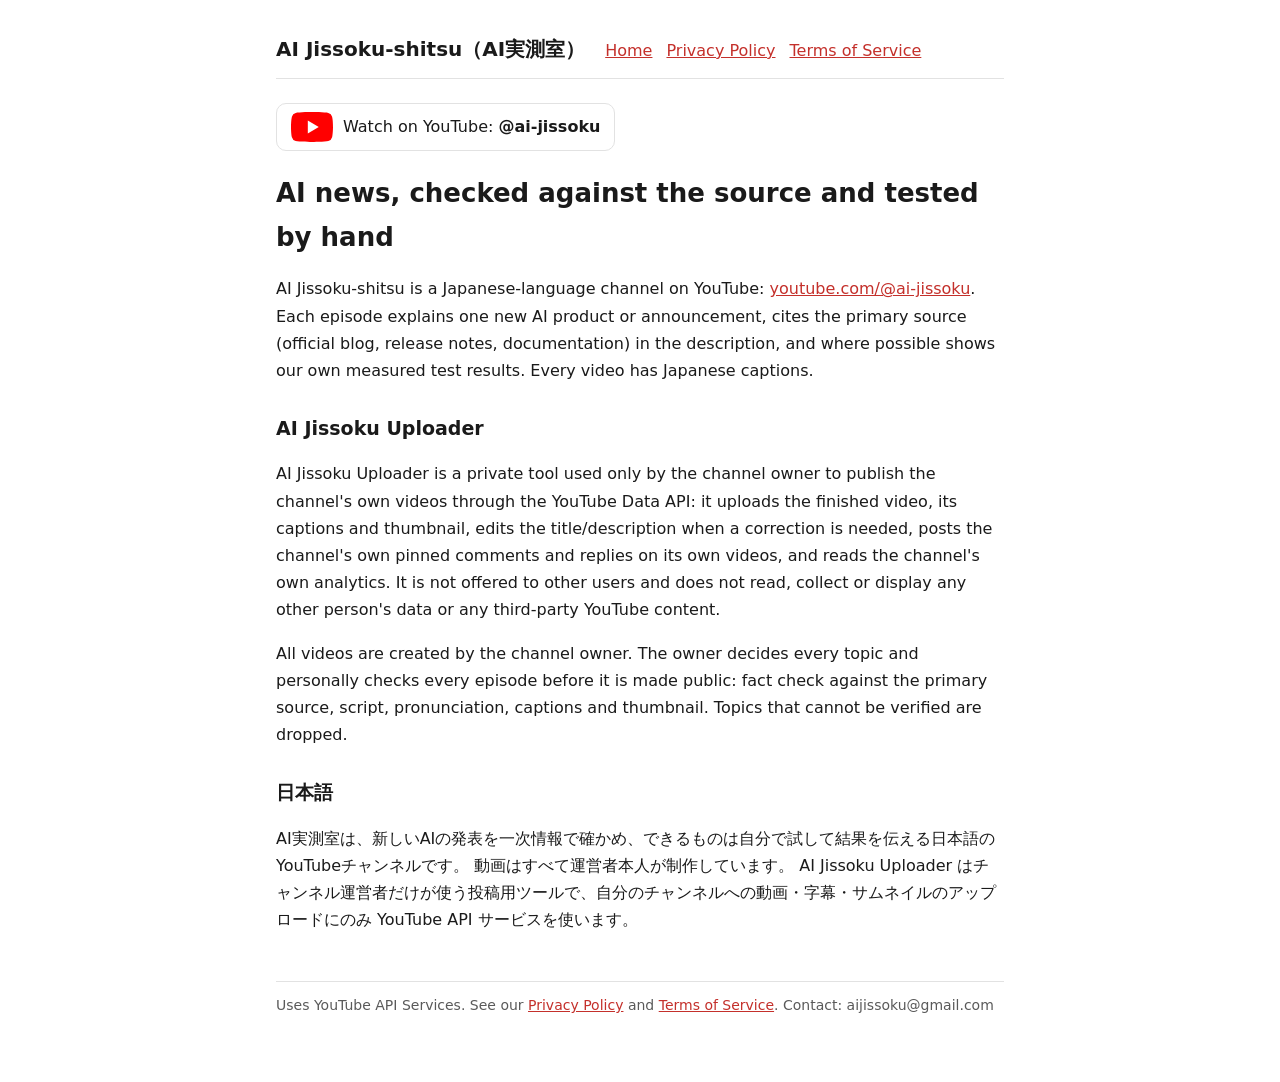
<file: index.html>
<!doctype html>
<html lang="en">
<head>
<meta charset="utf-8">
<meta name="viewport" content="width=device-width, initial-scale=1">
<title>AI Jissoku-shitsu</title>
<link rel="stylesheet" href="style.css">
</head>
<body>
<main>
<header><strong>AI Jissoku-shitsu（AI実測室）</strong>
<nav><a href="./">Home</a><a href="privacy.html">Privacy Policy</a><a href="terms.html">Terms of Service</a></nav></header>

<a class="yt" href="https://www.youtube.com/@ai-jissoku" aria-label="Watch AI Jissoku-shitsu on YouTube">
<svg viewBox="0 0 28 20" width="42" height="30" aria-hidden="true"><path fill="#FF0000" d="M27.4 3.1A3.5 3.5 0 0 0 24.9.6C22.7 0 14 0 14 0S5.3 0 3.1.6A3.5 3.5 0 0 0 .6 3.1C0 5.3 0 10 0 10s0 4.7.6 6.9a3.5 3.5 0 0 0 2.5 2.5C5.3 20 14 20 14 20s8.7 0 10.9-.6a3.5 3.5 0 0 0 2.5-2.5C28 14.7 28 10 28 10s0-4.7-.6-6.9z"/><path fill="#fff" d="M11.2 14.3 18.5 10l-7.3-4.3z"/></svg>
<span>Watch on YouTube: <b>@ai-jissoku</b></span></a>

<h1>AI news, checked against the source and tested by hand</h1>
<p>AI Jissoku-shitsu is a Japanese-language channel on YouTube: <a href="https://www.youtube.com/@ai-jissoku">youtube.com/@ai-jissoku</a>.
Each episode explains one new AI product or announcement, cites the primary source (official blog, release notes, documentation)
in the description, and where possible shows our own measured test results. Every video has Japanese captions.</p>

<h2>AI Jissoku Uploader</h2>
<p>AI Jissoku Uploader is a private tool used only by the channel owner to publish the channel's own videos through the
YouTube Data API: it uploads the finished video, its captions and thumbnail, edits the title/description when a correction is needed, posts the channel's own pinned comments and replies on its own videos, and reads the channel's own analytics.
It is not offered to other users and does not read, collect or display any other person's data or any third-party YouTube content.</p>
<p>All videos are created by the channel owner. The owner decides every topic and personally checks every
episode before it is made public: fact check against the primary source, script, pronunciation, captions and thumbnail.
Topics that cannot be verified are dropped.</p>

<h2>日本語</h2>
<p>AI実測室は、新しいAIの発表を一次情報で確かめ、できるものは自分で試して結果を伝える日本語のYouTubeチャンネルです。
動画はすべて運営者本人が制作しています。
AI Jissoku Uploader はチャンネル運営者だけが使う投稿用ツールで、自分のチャンネルへの動画・字幕・サムネイルのアップロードにのみ YouTube API サービスを使います。</p>

<footer>Uses YouTube API Services. See our <a href="privacy.html">Privacy Policy</a> and <a href="terms.html">Terms of Service</a>.
Contact: aijissoku@gmail.com</footer>
</main>
</body>
</html>
</file>
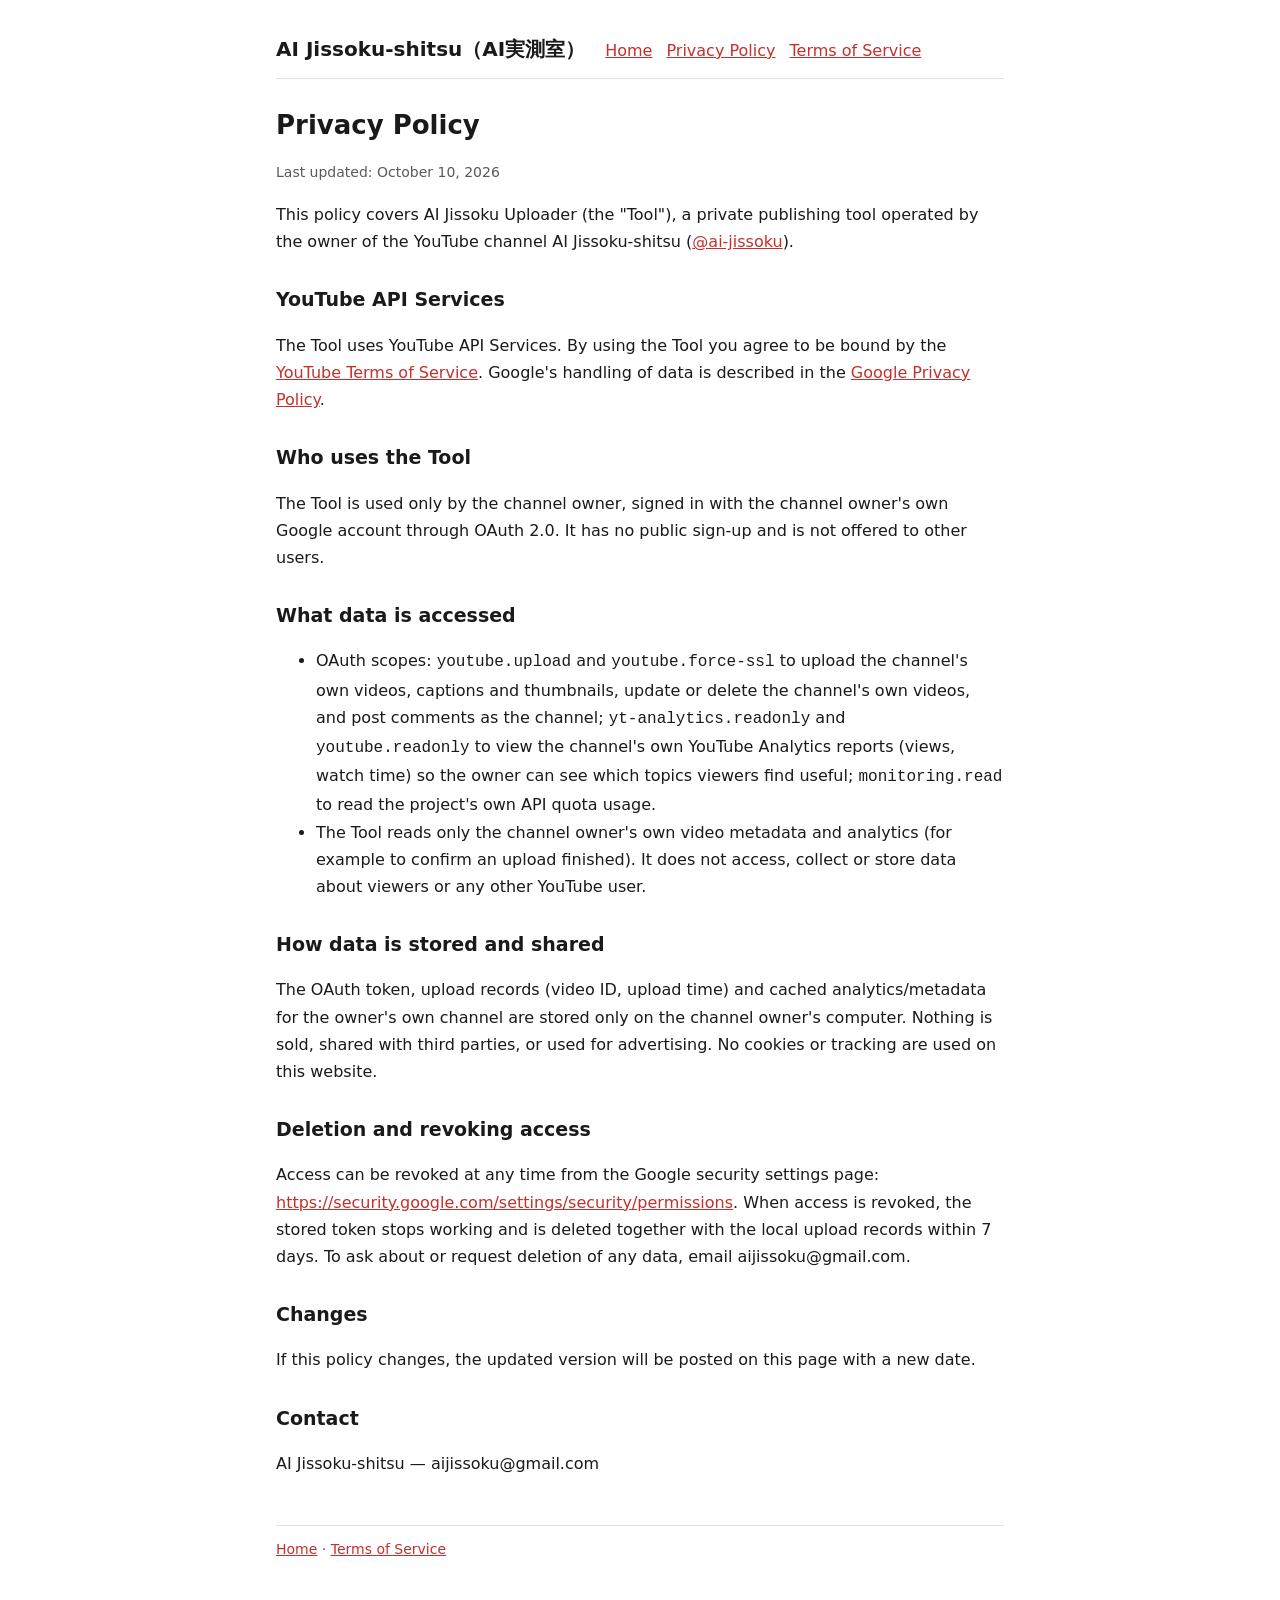
<file: privacy.html>
<!doctype html>
<html lang="en">
<head>
<meta charset="utf-8">
<meta name="viewport" content="width=device-width, initial-scale=1">
<title>Privacy Policy</title>
<link rel="stylesheet" href="style.css">
</head>
<body>
<main>
<header><strong>AI Jissoku-shitsu（AI実測室）</strong>
<nav><a href="./">Home</a><a href="privacy.html">Privacy Policy</a><a href="terms.html">Terms of Service</a></nav></header>

<h1>Privacy Policy</h1>
<p class="muted">Last updated: October 10, 2026</p>

<p>This policy covers AI Jissoku Uploader (the "Tool"), a private publishing tool operated by the owner of the
YouTube channel AI Jissoku-shitsu (<a href="https://www.youtube.com/@ai-jissoku">@ai-jissoku</a>).</p>

<h2>YouTube API Services</h2>
<p>The Tool uses YouTube API Services. By using the Tool you agree to be bound by the
<a href="https://www.youtube.com/t/terms">YouTube Terms of Service</a>. Google's handling of data is described in the
<a href="https://policies.google.com/privacy">Google Privacy Policy</a>.</p>

<h2>Who uses the Tool</h2>
<p>The Tool is used only by the channel owner, signed in with the channel owner's own Google account through OAuth 2.0.
It has no public sign-up and is not offered to other users.</p>

<h2>What data is accessed</h2>
<ul>
<li>OAuth scopes: <code>youtube.upload</code> and <code>youtube.force-ssl</code> to upload the channel's own videos, captions and thumbnails,
update or delete the channel's own videos, and post comments as the channel; <code>yt-analytics.readonly</code> and <code>youtube.readonly</code> to view the channel's own YouTube Analytics reports (views, watch time) so the owner can see which topics viewers find useful; <code>monitoring.read</code> to read the project's own API quota usage.</li>
<li>The Tool reads only the channel owner's own video metadata and analytics (for example to confirm an upload finished).
It does not access, collect or store data about viewers or any other YouTube user.</li>
</ul>

<h2>How data is stored and shared</h2>
<p>The OAuth token, upload records (video ID, upload time) and cached analytics/metadata for the owner's own channel are stored only on the channel owner's computer. Nothing is sold,
shared with third parties, or used for advertising. No cookies or tracking are used on this website.</p>

<h2>Deletion and revoking access</h2>
<p>Access can be revoked at any time from the Google security settings page:
<a href="https://security.google.com/settings/security/permissions">https://security.google.com/settings/security/permissions</a>.
When access is revoked, the stored token stops working and is deleted together with the local upload records within 7 days.
To ask about or request deletion of any data, email aijissoku@gmail.com.</p>

<h2>Changes</h2>
<p>If this policy changes, the updated version will be posted on this page with a new date.</p>

<h2>Contact</h2>
<p>AI Jissoku-shitsu — aijissoku@gmail.com</p>

<footer><a href="./">Home</a> · <a href="terms.html">Terms of Service</a></footer>
</main>
</body>
</html>
</file>
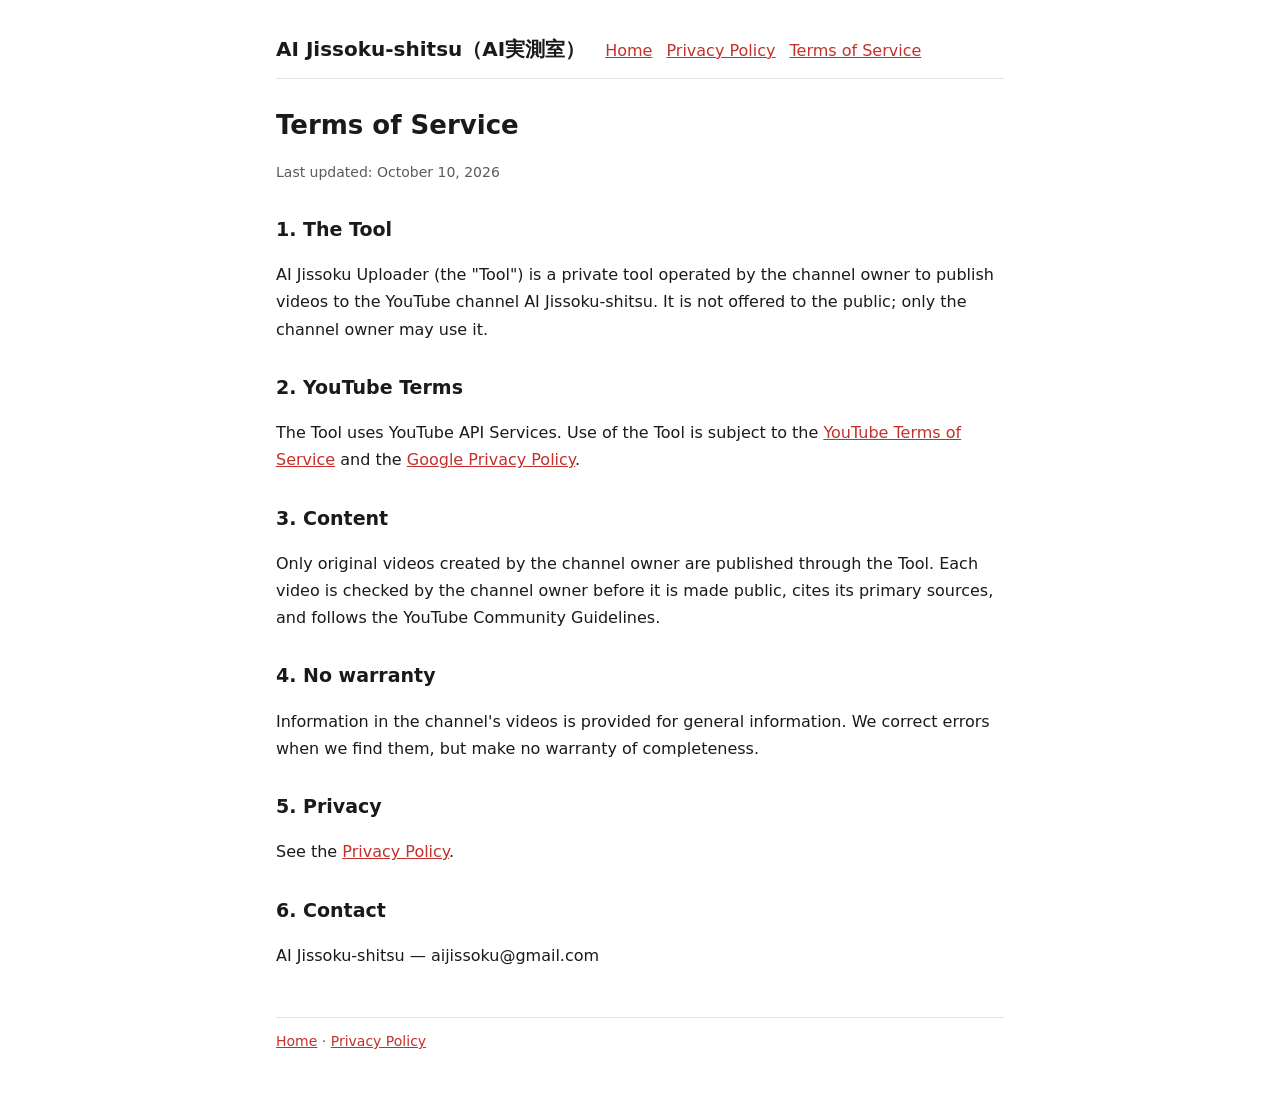
<file: terms.html>
<!doctype html>
<html lang="en">
<head>
<meta charset="utf-8">
<meta name="viewport" content="width=device-width, initial-scale=1">
<title>Terms of Service</title>
<link rel="stylesheet" href="style.css">
</head>
<body>
<main>
<header><strong>AI Jissoku-shitsu（AI実測室）</strong>
<nav><a href="./">Home</a><a href="privacy.html">Privacy Policy</a><a href="terms.html">Terms of Service</a></nav></header>

<h1>Terms of Service</h1>
<p class="muted">Last updated: October 10, 2026</p>

<h2>1. The Tool</h2>
<p>AI Jissoku Uploader (the "Tool") is a private tool operated by the channel owner to publish videos to the YouTube channel
AI Jissoku-shitsu. It is not offered to the public; only the channel owner may use it.</p>

<h2>2. YouTube Terms</h2>
<p>The Tool uses YouTube API Services. Use of the Tool is subject to the
<a href="https://www.youtube.com/t/terms">YouTube Terms of Service</a> and the
<a href="https://policies.google.com/privacy">Google Privacy Policy</a>.</p>

<h2>3. Content</h2>
<p>Only original videos created by the channel owner are published through the Tool. Each video is checked by the channel owner before it is made public, cites its primary sources, and follows the
YouTube Community Guidelines.</p>

<h2>4. No warranty</h2>
<p>Information in the channel's videos is provided for general information. We correct errors when we find them,
but make no warranty of completeness.</p>

<h2>5. Privacy</h2>
<p>See the <a href="privacy.html">Privacy Policy</a>.</p>

<h2>6. Contact</h2>
<p>AI Jissoku-shitsu — aijissoku@gmail.com</p>

<footer><a href="./">Home</a> · <a href="privacy.html">Privacy Policy</a></footer>
</main>
</body>
</html>
</file>
<file: style.css>
:root { --bg: #fff; --fg: #1a1a1a; --muted: #5a5a5a; --line: #e2e2e2; --accent: #c4302b; }
@media (prefers-color-scheme: dark) { :root { --bg: #141414; --fg: #eee; --muted: #aaa; --line: #333; --accent: #ff5a52; } }
* { box-sizing: border-box; }
body { margin: 0; background: var(--bg); color: var(--fg); font: 16px/1.7 system-ui, -apple-system, "Hiragino Sans", "Yu Gothic UI", sans-serif; }
main { max-width: 760px; margin: 0 auto; padding: 32px 16px 64px; }
header { display: flex; flex-wrap: wrap; gap: 8px 20px; align-items: baseline; border-bottom: 1px solid var(--line); padding-bottom: 12px; margin-bottom: 24px; }
header strong { font-size: 20px; }
nav a { margin-right: 14px; }
a { color: var(--accent); }
h1 { font-size: 26px; margin: 0 0 8px; }
h2 { font-size: 19px; margin: 28px 0 6px; }
.muted { color: var(--muted); font-size: 14px; }
.yt { display: inline-flex; align-items: center; gap: 10px; padding: 8px 14px; margin-bottom: 20px; border: 1px solid var(--line); border-radius: 10px; color: var(--fg); text-decoration: none; }
footer { margin-top: 48px; border-top: 1px solid var(--line); padding-top: 12px; font-size: 14px; color: var(--muted); }
</file>
